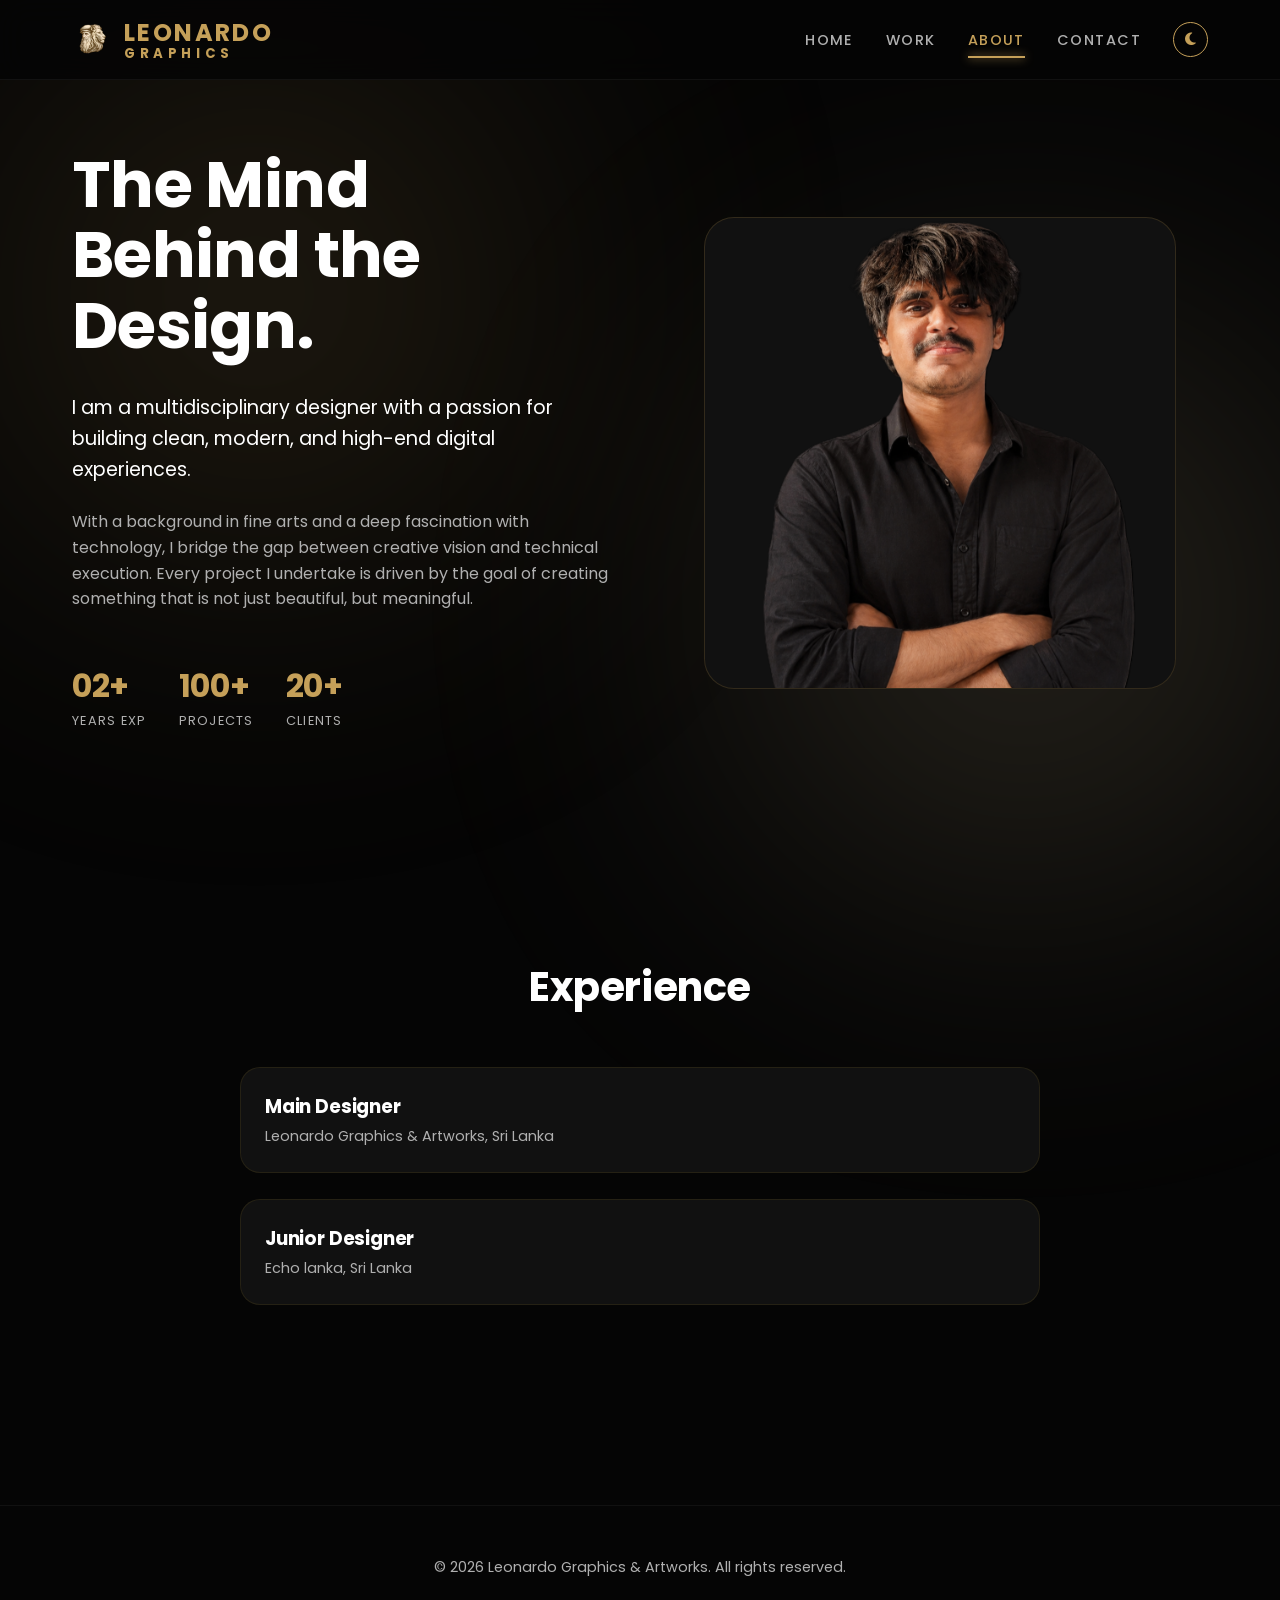
<file: about.html>
<!DOCTYPE html>
<html lang="en">

<head>
    <meta charset="UTF-8">
    <meta name="viewport" content="width=device-width, initial-scale=1.0">
    <title>About | Leonardo Graphics & Artworks</title>
    <link rel="stylesheet" href="css/style.css">
    <link rel="stylesheet" href="https://cdnjs.cloudflare.com/ajax/libs/font-awesome/6.4.0/css/all.min.css">
    <link rel="icon" href="images/logo2.png" type="image/png">
</head>

<body class="custom-cursor-active">
    <canvas id="antigravity-bg"></canvas>

    <!-- Navigation -->
    <nav>
        <div class="container">
            <a href="index.html" class="logo">
                <img src="images/logo.png" alt="Logo" class="nav-logo">
                <div class="logo-text">
                    <span class="brand-title">LEONARDO</span>
                    <span class="brand-sub">GRAPHICS</span>
                </div>
            </a>
            <div style="display: flex; align-items: center; gap: 2rem;">
                <ul class="nav-links">
                    <li><a href="index.html">Home</a></li>
                    <li><a href="work.html">Work</a></li>
                    <li><a href="about.html" class="active">About</a></li>
                    <li><a href="contact.html">Contact</a></li>
                </ul>
                <button id="theme-toggle" class="theme-btn" title="Toggle Theme"><i
                        class="fa-solid fa-moon"></i></button>
            </div>
            <div class="menu-toggle" id="mobile-menu">
                <span class="bar"></span>
                <span class="bar"></span>
                <span class="bar"></span>
            </div>
        </div>
    </nav>

    <!-- About Hero -->
    <section id="about-hero" style="padding-top: 150px;">
        <div class="container">
            <div class="about-content" style="grid-template-columns: 1fr 1fr; align-items: center;">
                <div class="about-text reveal-left visible">
                    <h1 style="font-size: clamp(3rem, 8vw, 4rem); line-height: 1.1; margin-bottom: 2rem;">The Mind
                        Behind the Design.</h1>
                    <p style="font-size: 1.2rem; color: var(--text-primary); margin-bottom: 1.5rem;">I am a
                        multidisciplinary designer with a passion for building clean, modern, and high-end digital
                        experiences.</p>
                    <p style="color: var(--text-secondary); margin-bottom: 2rem;">With a background in fine arts and a
                        deep fascination with technology, I bridge the gap between creative vision and technical
                        execution. Every project I undertake is driven by the goal of creating something that is not
                        just beautiful, but meaningful.</p>

                    <div style="display: flex; gap: 2rem; margin-top: 3rem;">
                        <div>
                            <h3 style="color: var(--accent-color); font-size: 2rem;">02+</h3>
                            <p style="font-size: 0.8rem; text-transform: uppercase; letter-spacing: 0.1em;">Years Exp
                            </p>
                        </div>
                        <div>
                            <h3 style="color: var(--accent-color); font-size: 2rem;">100+</h3>
                            <p style="font-size: 0.8rem; text-transform: uppercase; letter-spacing: 0.1em;">Projects</p>
                        </div>
                        <div>
                            <h3 style="color: var(--accent-color); font-size: 2rem;">20+</h3>
                            <p style="font-size: 0.8rem; text-transform: uppercase; letter-spacing: 0.1em;">Clients</p>
                        </div>
                    </div>
                </div>
                <div class="about-image reveal-right visible" style="padding: 2rem;">
                    <div
                        style="width: 100%; aspect-ratio: 1/1; background: var(--card-bg); border-radius: 30px; position: relative; overflow: hidden; border: 1px solid rgba(182, 141, 64, 0.2);">
                        <img src="images/thilina.png" alt="Thilina - Leonardo Graphics" class="profile-img">
                    </div>
                </div>
            </div>
        </div>
    </section>

    <!-- Experience -->
    <section id="experience">
        
        <div class="container">
            <h2 class="section-title">Experience</h2>
            <div style="display: flex; flex-direction: column; gap: 2rem; max-width: 800px; margin: 0 auto;">
                <div class="service-item reveal-item visible"
                    style="display: flex; justify-content: space-between; align-items: center;">
                    <div>
                        <h3 style="margin-bottom: 0.2rem;">Main Designer</h3>
                        <p style="color: var(--text-secondary); font-size: 0.9rem;">Leonardo Graphics & Artworks, Sri Lanka</p>
                        
                    </div>
                    <p style="color: var(--accent-color); font-weight: 600;"></p>
                </div>
            </div>
            <br>
            <div style="display: flex; flex-direction: column; gap: 2rem; max-width: 800px; margin: 0 auto;">
                <div class="service-item reveal-item visible"
                    style="display: flex; justify-content: space-between; align-items: center;">
                    <div>
                        <h3 style="margin-bottom: 0.2rem;">Junior Designer</h3>
                        <p style="color: var(--text-secondary); font-size: 0.9rem;">Echo lanka, Sri Lanka</p>
                    </div>
                    <p style="color: var(--accent-color); font-weight: 600;"></p>
                </div>
            </div>
        </div>
        
    </section>

    <!-- Footer -->
    <footer style="margin-top: 100px;">
        <div class="container">
            <p>&copy; 2026 Leonardo Graphics & Artworks. All rights reserved.</p>
        </div>
    </footer>

    <!-- Back to Top Button -->
    <button id="back-to-top" title="Go to top"><i class="fa-solid fa-arrow-up"></i></button>

    <script src="js/main.js"></script>
</body>

</html>
</file>
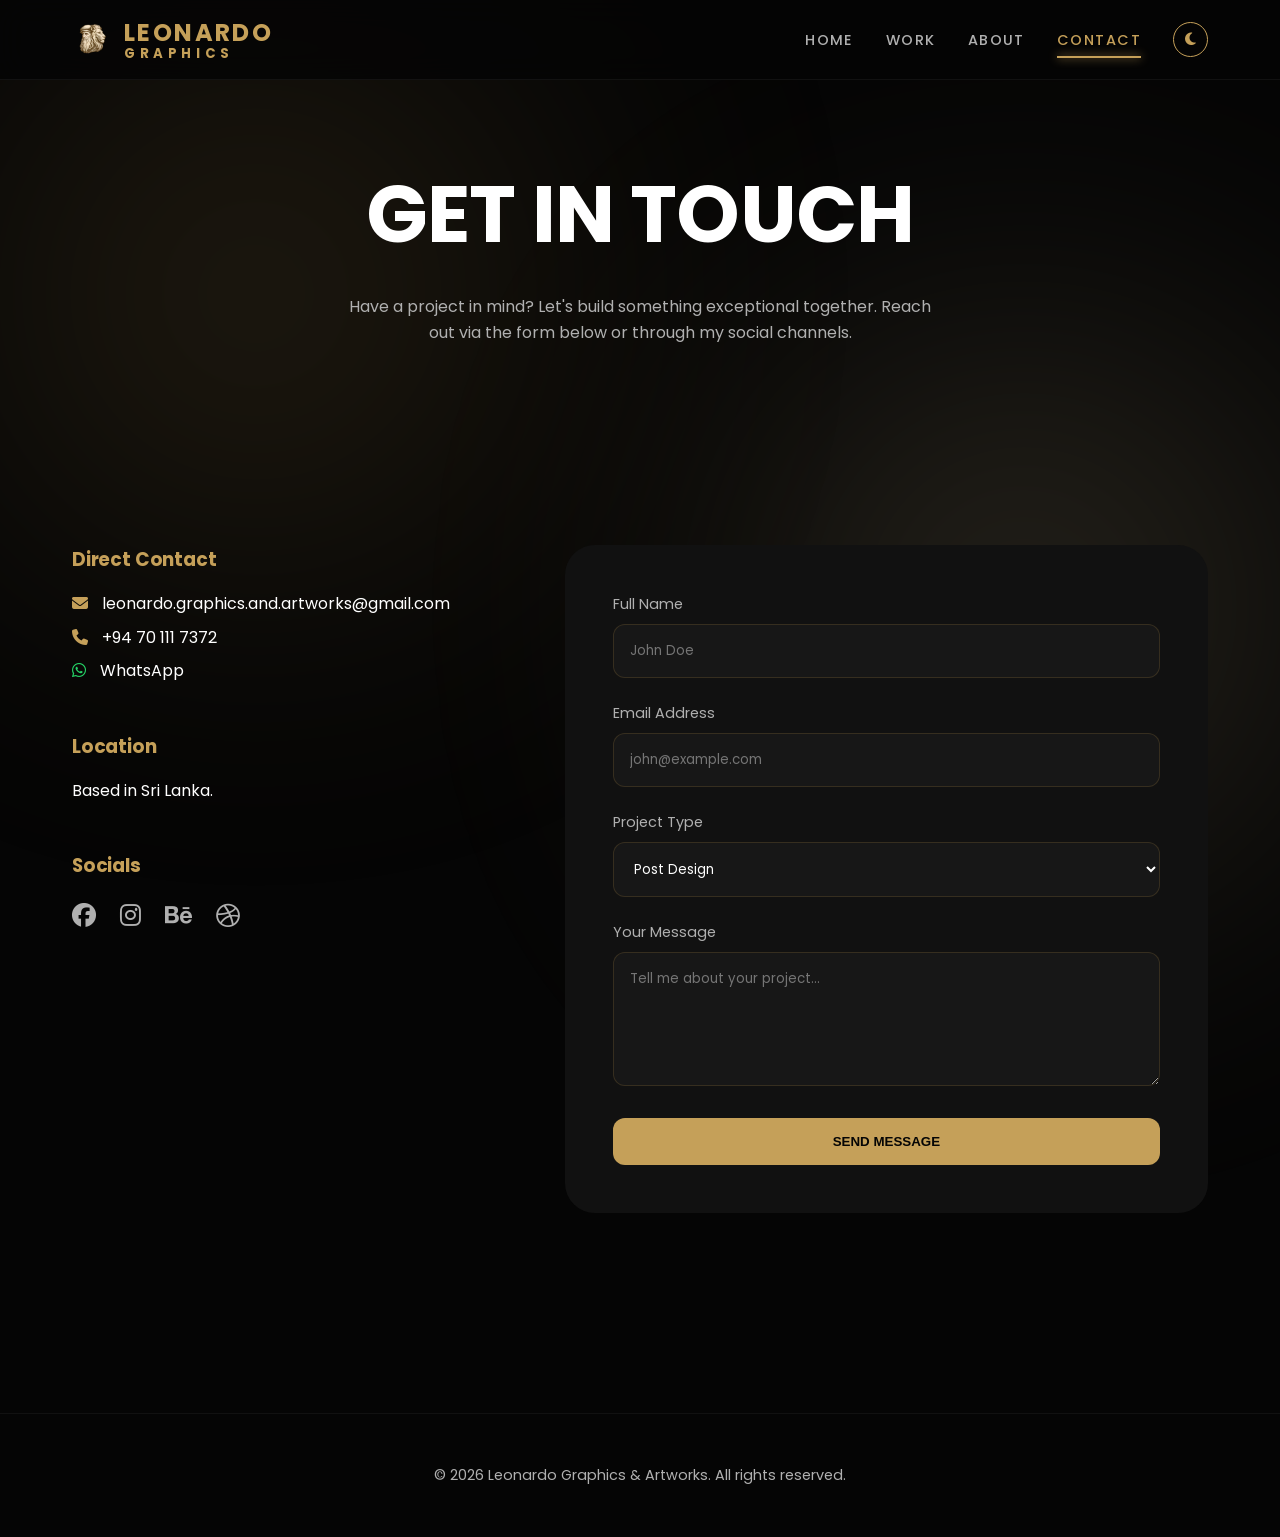
<file: contact.html>
<!DOCTYPE html>
<html lang="en">

<head>
    <meta charset="UTF-8">
    <meta name="viewport" content="width=device-width, initial-scale=1.0">
    <title>Contact | Leonardo Graphics & Artworks</title>
    <link rel="stylesheet" href="css/style.css">
    <link rel="stylesheet" href="https://cdnjs.cloudflare.com/ajax/libs/font-awesome/6.4.0/css/all.min.css">
    <link rel="icon" href="images/logo2.png" type="image/png">
</head>

<body class="custom-cursor-active">
    <canvas id="antigravity-bg"></canvas>

    <!-- Navigation -->
    <nav>
        <div class="container">
            <a href="index.html" class="logo">
                <img src="images/logo.png" alt="Logo" class="nav-logo">
                <div class="logo-text">
                    <span class="brand-title">LEONARDO</span>
                    <span class="brand-sub">GRAPHICS</span>
                </div>
            </a>
            <div style="display: flex; align-items: center; gap: 2rem;">
                <ul class="nav-links">
                    <li><a href="index.html">Home</a></li>
                    <li><a href="work.html">Work</a></li>
                    <li><a href="about.html">About</a></li>
                    <li><a href="contact.html" class="active">Contact</a></li>
                </ul>
                <button id="theme-toggle" class="theme-btn" title="Toggle Theme"><i
                        class="fa-solid fa-moon"></i></button>
            </div>
            <div class="menu-toggle" id="mobile-menu">
                <span class="bar"></span>
                <span class="bar"></span>
                <span class="bar"></span>
            </div>
        </div>
    </nav>

    <!-- Contact Header -->
    <section id="contact-header" style="padding-top: 150px; text-align: center;">
        <div class="container">
            <h1 style="font-size: clamp(3rem, 8vw, 5rem); margin-bottom: 1rem;">GET IN TOUCH</h1>
            <p style="color: var(--text-secondary); max-width: 600px; margin: 0 auto;">Have a project in mind? Let's
                build something exceptional together. Reach out via the form below or through my social channels.</p>
        </div>
    </section>

    <!-- Contact Form Section -->
    <section id="contact-detailed">
        <div class="container">
            <div style="display: grid; grid-template-columns: 1fr 1.5fr; gap: 4rem;">
                <div class="contact-info reveal-left visible">
                    <div style="margin-bottom: 3rem;">
                        <h3 style="margin-bottom: 1rem; color: var(--accent-color);">Direct Contact</h3>
                        <p style="margin-bottom: 0.5rem;"><i class="fa-solid fa-envelope"
                                style="margin-right: 10px; color: var(--accent-color);"></i>
                            leonardo.graphics.and.artworks@gmail.com</p>
                        <p style="margin-bottom: 0.5rem;"><i class="fa-solid fa-phone"
                                style="margin-right: 10px; color: var(--accent-color);"></i> +94 70 111 7372</p>
                        <p><a href="https://wa.me/94701117372" target="_blank"
                                style="color: inherit; text-decoration: none;"><i class="fa-brands fa-whatsapp"
                                    style="margin-right: 10px; color: #25D366;"></i> WhatsApp</a></p>
                    </div>
                    <div style="margin-bottom: 3rem;">
                        <h3 style="margin-bottom: 1rem; color: var(--accent-color);">Location</h3>
                        <p>Based in Sri Lanka.</p>
                    </div>
                    <div>
                        <h3 style="margin-bottom: 1rem; color: var(--accent-color);">Socials</h3>
                        <div style="display: flex; gap: 1.5rem; font-size: 1.5rem;">
                            <a href="https://www.facebook.com/profile.php?id=61586692315876" target="_blank"
                                style="color: var(--text-secondary); transition: color 0.3s;"><i
                                    class="fa-brands fa-facebook"></i></a>
                            <a href="#" style="color: var(--text-secondary); transition: color 0.3s;"><i
                                    class="fa-brands fa-instagram"></i></a>
                            <a href="#" style="color: var(--text-secondary); transition: color 0.3s;"><i
                                    class="fa-brands fa-behance"></i></a>
                            <a href="#" style="color: var(--text-secondary); transition: color 0.3s;"><i
                                    class="fa-brands fa-dribbble"></i></a>
                        </div>
                    </div>
                </div>
                <div class="contact-form-container reveal-right visible">
                    <form class="contact-form">
                        <div class="form-group">
                            <label for="name">Full Name</label>
                            <input type="text" id="name" placeholder="John Doe" required>
                        </div>
                        <div class="form-group">
                            <label for="email">Email Address</label>
                            <input type="email" id="email" placeholder="john@example.com" required>
                        </div>
                        <div class="form-group">
                            <label for="subject">Project Type</label>
                            <select id="subject" required>
                                <option value="post">Post Design</option>
                                <option value="logo">Logo Design</option>
                                <option value="invitation">Invitation Card Design</option>
                                <option value="shirt">Shirt Design</option>
                                <option value="tag">Tag Design</option>
                                <option value="other">Other</option>
                            </select>
                        </div>
                        <div class="form-group">
                            <label for="message">Your Message</label>
                            <textarea id="message" rows="5" placeholder="Tell me about your project..."
                                required></textarea>
                        </div>
                        <button type="submit" class="submit-btn">Send Message</button>
                    </form>
                </div>
            </div>
        </div>
    </section>

    <!-- Footer -->
    <footer style="margin-top: 100px;">
        <div class="container">
            <p>&copy; 2026 Leonardo Graphics & Artworks. All rights reserved.</p>
        </div>
    </footer>

    <!-- Back to Top Button -->
    <button id="back-to-top" title="Go to top"><i class="fa-solid fa-arrow-up"></i></button>

    <script src="js/main.js"></script>
</body>

</html>
</file>
<file: css/style.css>
@import url('https://fonts.googleapis.com/css2?family=Poppins:wght@300;400;500;600;700&display=swap');

:root {
    /* Dark Theme (Default) */
    --bg-color: #050505;
    --text-primary: #ffffff;
    --text-secondary: #b0b0b0;
    --accent-color: #c5a059; /* Brightest part of the gold */
    --gold-gradient: linear-gradient(135deg, #4d3d1a 0%, #b68d40 20%, #f1d279 50%, #b68d40 80%, #4d3d1a 100%);
    --card-bg: #111111;
    --glass-bg: rgba(5, 5, 5, 0.85);
    --transition-smooth: all 0.5s cubic-bezier(0.4, 0, 0.2, 1);
    --nav-height: 80px;
    --gold-glow: 0 10px 40px rgba(182, 141, 64, 0.25);
    --border-color: rgba(182, 141, 64, 0.2);
}

body.light-theme {
    --bg-color: #faf9f6; /* Soft Alabaster/Off-white */
    --text-primary: #1a1a1a;
    --text-secondary: #555555;
    --card-bg: #ffffff;
    --glass-bg: rgba(250, 249, 246, 0.95);
    --gold-glow: 0 10px 30px rgba(212, 175, 55, 0.08);
    --border-color: rgba(0, 0, 0, 0.05);
}

* {
    margin: 0;
    padding: 0;
    box-sizing: border-box;
    transition: background-color 0.3s ease, color 0.3s ease, border-color 0.3s ease;
}

html {
    scroll-behavior: smooth;
}

body {
    background-color: var(--bg-color);
    color: var(--text-primary);
    font-family: 'Poppins', sans-serif;
    line-height: 1.6;
    overflow-x: hidden;
    position: relative;
}

/* --- Antigravity Background Canvas --- */

#antigravity-bg {
    position: fixed;
    top: 0;
    left: 0;
    width: 100%;
    height: 100%;
    z-index: 0; /* In front of body background */
    pointer-events: none;
}

section, nav, footer {
    position: relative;
    z-index: 10; /* Above particles */
}

body::before, body::after {
    content: '';
    position: fixed;
    width: 60vw;
    height: 60vw;
    border-radius: 50%;
    filter: blur(150px);
    z-index: -2;
    pointer-events: none;
    opacity: 0.25; /* Boosted from 0.1 */
    animation: floatingOrbs 30s infinite alternate ease-in-out;
}

body::before {
    background: radial-gradient(circle, var(--accent-color), transparent 70%);
    top: -10%;
    left: -10%;
}

body::after {
    background: radial-gradient(circle, #f9e2af, transparent 70%);
    bottom: -10%;
    right: -10%;
    animation-delay: -10s;
}

@keyframes floatingOrbs {
    0% { transform: translate3d(0, 0, 0) scale(1); }
    33% { transform: translate3d(10vw, 5vh, 0) scale(1.1); }
    66% { transform: translate3d(-5vw, 15vh, 0) scale(0.9); }
    100% { transform: translate3d(2vw, -5vh, 0) scale(1); }
}

body.custom-cursor-active {
    /* cursor: none; */ /* Re-enabled default cursor */
}

body.custom-cursor-active a, 
body.custom-cursor-active button, 
body.custom-cursor-active .portfolio-item,
body.custom-cursor-active .cta-button {
    /* cursor: none; */
}

h1, h2, h3, .logo {
    font-family: 'Poppins', sans-serif;
    letter-spacing: -0.01em;
}

/* Scrollbar */
::-webkit-scrollbar {
    width: 8px;
}

::-webkit-scrollbar-track {
    background: var(--bg-color);
}

::-webkit-scrollbar-thumb {
    background: #333;
    border-radius: 10px;
}

::-webkit-scrollbar-thumb:hover {
    background: var(--accent-color);
}

/* --- Layout --- */

.container {
    max-width: 1200px;
    margin: 0 auto;
    padding: 0 2rem;
}

section {
    padding: 100px 0;
    opacity: 0;
    transform: translate3d(0, 50px, 0);
    transition: opacity 0.8s cubic-bezier(0.2, 1, 0.3, 1), transform 0.8s cubic-bezier(0.2, 1, 0.3, 1);
    will-change: transform, opacity;
}

section.visible {
    opacity: 1;
    transform: translate3d(0, 0, 0);
}

/* Staggered Entrance */
.reveal-item {
    opacity: 0;
    transform: translate3d(0, 30px, 0);
    transition: opacity 0.6s cubic-bezier(0.2, 1, 0.3, 1), transform 0.6s cubic-bezier(0.2, 1, 0.3, 1);
}

.reveal-item.visible {
    opacity: 1;
    transform: translate3d(0, 0, 0);
}

/* Left/Right Reveals */
.reveal-left {
    opacity: 0;
    transform: translate3d(-50px, 0, 0);
    transition: all 0.8s cubic-bezier(0.2, 1, 0.3, 1);
}

.reveal-right {
    opacity: 0;
    transform: translate3d(50px, 0, 0);
    transition: all 0.8s cubic-bezier(0.2, 1, 0.3, 1);
}

.reveal-left.visible, .reveal-right.visible {
    opacity: 1;
    transform: translate3d(0, 0, 0);
}

/* --- Navigation --- */

nav {
    position: fixed;
    top: 0;
    left: 0;
    width: 100%;
    height: var(--nav-height);
    background: var(--glass-bg);
    backdrop-filter: blur(15px);
    z-index: 1000;
    display: flex;
    align-items: center;
    border-bottom: 1px solid rgba(255, 255, 255, 0.05);
    transition: var(--transition-smooth);
}

nav .container {
    display: flex;
    justify-content: space-between;
    align-items: center;
    width: 100%;
}

.logo {
    display: flex;
    align-items: center;
    gap: 0.75rem;
    font-size: clamp(1.2rem, 3vw, 1.5rem);
    font-weight: 700;
    text-decoration: none;
    color: var(--text-primary);
    text-transform: uppercase;
    letter-spacing: 0.1em;
    z-index: 1001;
    transition: var(--transition-smooth);
}

.logo span {
    color: var(--accent-color);
    /* removed margin-left to prevent offset when stacked */
}

.logo-text {
    display: block;
    line-height: 1;
    margin-top: 2px;
}

.brand-title {
    display: block;
    font-size: 1em; /* matches parent font-size */
}

.brand-sub {
    display: block;
    font-size: 0.55em;
    letter-spacing: 0.35em;
    color: var(--accent-color);
    margin-top: 2px;
}

.theme-btn {
    background: transparent;
    border: 1px solid var(--accent-color);
    color: var(--accent-color);
    width: 35px;
    height: 35px;
    border-radius: 50%;
    cursor: pointer;
    display: flex;
    align-items: center;
    justify-content: center;
    transition: var(--transition-smooth);
    font-size: 0.9rem;
}

.theme-btn:hover {
    background: var(--accent-color);
    color: var(--bg-color);
    box-shadow: var(--gold-glow);
}

.nav-links {
    display: flex;
    gap: 2rem;
    list-style: none;
    align-items: center;
}

.nav-links a {
    text-decoration: none;
    color: var(--text-secondary);
    font-size: 0.9rem;
    font-weight: 500;
    text-transform: uppercase;
    letter-spacing: 0.1em;
    transition: var(--transition-smooth);
}

.nav-links a.logo {
    display: flex;
    align-items: center;
    gap: 0.5rem;
}

/* Removed redundant .logo definition */

.nav-logo {
    height: 40px;
    width: auto;
    object-fit: contain;
}

.profile-img {
    width: 100%;
    height: 100%;
    object-fit: cover;
    border-radius: 30px;
}

.nav-links a {
    position: relative;
    padding: 0.5rem 0;
}

.nav-links a.active {
    color: var(--accent-color);
}

.nav-links a.active::after {
    content: '';
    position: absolute;
    bottom: 0;
    left: 0;
    width: 100%;
    height: 2px;
    background: var(--accent-color);
    box-shadow: 0 0 10px var(--accent-color);
}

.nav-links a:hover {
    color: var(--accent-color);
    text-shadow: 0 0 10px rgba(212, 175, 55, 0.5);
}

/* Mobile Menu Toggle */
.menu-toggle {
    display: none;
    flex-direction: column;
    justify-content: space-between;
    width: 30px;
    height: 21px;
    cursor: pointer;
    z-index: 1001;
}

.menu-toggle .bar {
    height: 3px;
    width: 100%;
    background-color: var(--text-primary);
    border-radius: 10px;
    transition: all 0.3s ease;
}

/* --- Hero Section --- */

#hero {
    height: 100vh;
    display: flex;
    align-items: center;
    justify-content: center;
    text-align: center;
    position: relative;
    overflow: hidden;
    padding-top: var(--nav-height);
}

.hero-content h1 {
    font-size: clamp(3rem, 10vw, 6rem);
    font-weight: 700;
    line-height: 1.3; /* Increased for descenders like 'g' */
    margin-bottom: 1.5rem;
    padding-bottom: 0.1em; /* Extra space for font tails */
    background: var(--gold-gradient);
    -webkit-background-clip: text;
    -webkit-text-fill-color: transparent;
    animation: titleReveal 1.5s cubic-bezier(0.2, 1, 0.3, 1) forwards;
}

@keyframes titleReveal {
    0% {
        opacity: 0;
        transform: translateY(50px) skewY(5deg);
        filter: blur(10px);
    }
    100% {
        opacity: 1;
        transform: translateY(0) skewY(0);
        filter: blur(0);
    }
}

.hero-content p {
    font-size: 1.2rem;
    color: var(--text-secondary);
    max-width: 600px;
    margin: 0 auto 2.5rem;
    opacity: 0;
    animation: fadeIn 1s ease 0.5s forwards;
}

@keyframes fadeIn {
    from { opacity: 0; transform: translateY(20px); }
    to { opacity: 1; transform: translateY(0); }
}

.cta-button {
    display: inline-block;
    padding: 1rem 2.5rem;
    background: var(--gold-gradient);
    color: var(--bg-color);
    border: none;
    border-radius: 50px;
    font-weight: 700;
    text-transform: uppercase;
    letter-spacing: 0.1em;
    text-decoration: none; /* Removed underline */
    transition: var(--transition-smooth);
    position: relative;
    overflow: hidden;
    box-shadow: var(--gold-glow);
}
.cta-button:hover {
    transform: scale(1.05);
    box-shadow: 0 15px 40px rgba(212, 175, 55, 0.3);
}

/* --- Portfolio Grid --- */

.section-title {
    font-size: 2.5rem;
    margin-bottom: 3rem;
    text-align: center;
}

.portfolio-grid {
    display: grid;
    grid-template-columns: repeat(auto-fit, minmax(350px, 1fr));
    gap: 2rem;
}

.portfolio-item {
    position: relative;
    border-radius: 24px;
    overflow: hidden;
    background: var(--card-bg);
    aspect-ratio: 16 / 10;
    overflow: hidden;
    border-radius: 20px;
    background: var(--card-bg);
    cursor: pointer;
    aspect-ratio: 1 / 1; /* Force square aspect ratio */
}

.portfolio-item img {
    width: 100%;
    height: 100%;
    object-fit: cover; /* Ensure image fills the square without distortion */
    transition: transform 0.6s cubic-bezier(0.2, 1, 0.3, 1);
}

.portfolio-item:hover img {
    transform: scale(1.1);
}

.portfolio-overlay {
    position: absolute;
    top: 0;
    left: 0;
    width: 100%;
    height: 100%;
    background: linear-gradient(to top, rgba(0,0,0,0.8) 0%, transparent 60%);
    display: flex;
    flex-direction: column;
    justify-content: flex-end;
    padding: 2rem;
    opacity: 0;
    transition: var(--transition-smooth);
}

.portfolio-item:hover .portfolio-overlay {
    opacity: 1;
}

.portfolio-overlay h3 {
    font-size: 1.5rem;
    margin-bottom: 0.5rem;
}

.portfolio-overlay p {
    font-size: 0.9rem;
    color: var(--accent-color);
    text-transform: uppercase;
    letter-spacing: 0.1em;
}

/* --- About Section --- */

.about-content {
    display: grid;
    grid-template-columns: 1fr 1fr;
    gap: 4rem;
    align-items: center;
}

.about-text h2 {
    font-size: 2.5rem;
    margin-bottom: 1.5rem;
}

.about-text p {
    margin-bottom: 1.5rem;
    color: var(--text-secondary);
}

.services-list {
    display: grid;
    grid-template-columns: 1fr 1fr;
    gap: 1.5rem;
}

.service-item {
    padding: 1.5rem;
    background: var(--card-bg);
    border-radius: 20px; /* Soft edges */
    border: 1px solid rgba(212, 175, 55, 0.1);
    transition: var(--transition-smooth);
}

.service-item:hover {
    border-color: var(--accent-color);
    transform: translateY(-5px);
    box-shadow: var(--gold-glow);
}

.service-item i {
    font-size: 1.5rem;
    color: var(--accent-color);
    margin-bottom: 1rem;
    display: block;
}

/* --- Contact Section --- */

.contact-container {
    max-width: 800px;
    margin: 0 auto;
}

.contact-form {
    background: var(--card-bg);
    padding: 3rem;
    border-radius: 30px; /* Very soft edges */
}

.form-group {
    margin-bottom: 1.5rem;
}

.form-group label {
    display: block;
    margin-bottom: 0.5rem;
    font-size: 0.9rem;
    color: var(--text-secondary);
}

.form-group input,
.form-group textarea,
.form-group select {
    width: 100%;
    padding: 1rem;
    background: rgba(128, 128, 128, 0.05);
    border: 1px solid var(--border-color);
    border-radius: 12px;
    color: var(--text-primary);
    font-family: inherit;
    transition: var(--transition-smooth);
}

.form-group select option {
    background: var(--bg-color);
    color: var(--text-primary);
}

.form-group input:focus,
.form-group textarea:focus,
.form-group select:focus {
    outline: none;
    border-color: var(--accent-color);
    background: rgba(128, 128, 128, 0.1);
}

.submit-btn {
    width: 100%;
    padding: 1rem;
    background: var(--accent-color);
    color: var(--bg-color);
    border: none;
    border-radius: 12px; /* Soft edges */
    font-weight: 700;
    text-transform: uppercase;
    cursor: pointer;
    transition: var(--transition-smooth);
}

.submit-btn:hover {
    transform: translateY(-2px);
    box-shadow: 0 10px 20px rgba(212, 175, 55, 0.2);
}

/* --- Footer --- */

footer {
    padding: 50px 0;
    border-top: 1px solid rgba(255,255,255,0.05);
    text-align: center;
    color: var(--text-secondary);
    font-size: 0.9rem;
}

/* --- Responsive --- */

@media (max-width: 1024px) {
    .about-content {
        grid-template-columns: 1fr;
        gap: 3rem;
    }
    
    .portfolio-grid {
        grid-template-columns: repeat(2, 1fr);
    }
}

@media (max-width: 768px) {
    :root {
        --nav-height: 60px;
    }

    .nav-logo {
        height: 30px;
    }

    .logo {
        font-size: 1.1rem;
    }

    section {
        padding: 60px 0;
    }

    .menu-toggle {
        display: flex;
    }

    .nav-links {
        position: fixed;
        right: -100%;
        top: 0;
        height: 100vh;
        width: 100%;
        background: var(--bg-color);
        flex-direction: column;
        justify-content: center;
        align-items: center;
        transition: 0.5s cubic-bezier(0.4, 0, 0.2, 1);
        gap: 2.5rem;
        z-index: 1000;
    }

    .nav-links.active {
        right: 0;
    }

    .nav-links a {
        font-size: 1.5rem;
    }

    /* Hamburger Animation */
    .menu-toggle.is-active .bar:nth-child(2) {
        opacity: 0;
    }
    .menu-toggle.is-active .bar:nth-child(1) {
        transform: translateY(9px) rotate(45deg);
    }
    .menu-toggle.is-active .bar:nth-child(3) {
        transform: translateY(-9px) rotate(-45deg);
    }

    .hero-content h1 {
        font-size: clamp(2.5rem, 12vw, 4rem);
    }
    
    .portfolio-grid {
        grid-template-columns: 1fr;
    }

    .services-list {
        grid-template-columns: repeat(auto-fit, minmax(250px, 1fr));
    }
}

@media (max-width: 480px) {
    .container {
        padding: 0 1.5rem;
    }
    
    .contact-form {
        padding: 2rem 1.5rem;
    }
}

/* --- Fade Slideshow for Featured Project --- */

.slideshow-container {
    position: relative;
    width: 100%;
    height: 100%;
}

.slideshow-container img {
    position: absolute;
    top: 0;
    left: 0;
    width: 100%;
    height: 100%;
    object-fit: cover;
    opacity: 0;
    animation: fadeSlideshow 12s infinite;
}

.slideshow-container img:nth-child(1) { animation-delay: 0s; }
.slideshow-container img:nth-child(2) { animation-delay: 4s; }
.slideshow-container img:nth-child(3) { animation-delay: 8s; }

@keyframes fadeSlideshow {
    0% { opacity: 0; }
    5% { opacity: 1; }
    33% { opacity: 1; }
    38% { opacity: 0; }
    100% { opacity: 0; }
}

.project-list {
    display: flex;
    flex-direction: column;
    gap: 60px;
    margin-top: 60px;
}

.project-row {
    display: grid;
    grid-template-columns: 400px 1fr;
    gap: 40px;
    align-items: center;
    background: var(--card-bg);
    padding: 20px;
    border-radius: 30px;
    border: 1px solid var(--border-color);
    transition: var(--transition-smooth);
}

.project-row:hover {
    border-color: var(--accent-color);
    transform: translateY(-5px);
}

.project-img-container {
    width: 400px;
    aspect-ratio: 1 / 1;
    border-radius: 20px;
    overflow: hidden;
}

.project-img-container img {
    width: 100%;
    height: 100%;
    object-fit: cover;
}

.project-info {
    padding-right: 20px;
}

.project-info h3 {
    font-size: 2rem;
    color: var(--accent-color);
    margin-bottom: 1rem;
    text-transform: uppercase;
    letter-spacing: 0.1em;
}

.project-info p {
    color: var(--text-secondary);
    line-height: 1.6;
    font-size: 1.1rem;
}

@media (max-width: 968px) {
    .project-row {
        grid-template-columns: 1fr;
        text-align: center;
    }
    .project-img-container {
        width: 100%;
        margin: 0 auto;
    }
    .project-info {
        padding: 0;
    }
}

.featured-project {
    display: grid;
    grid-template-columns: 1fr 1fr;
    gap: 4rem;
    align-items: center;
    margin-bottom: 120px;
    padding: 2rem;
    background: var(--card-bg);
    border-radius: 40px;
    border: 1px solid var(--border-color);
    overflow: hidden;
}

.project-visuals {
    position: relative;
    width: 100%;
    aspect-ratio: 1 / 1;
    border-radius: 25px;
    overflow: hidden;
    background: #000;
}

.visual-slider {
    display: flex;
    width: 100%;
    height: 100%;
    overflow-x: auto;
    scroll-snap-type: x mandatory;
    scrollbar-width: none; /* Hide scrollbar */
}

.visual-slider::-webkit-scrollbar {
    display: none;
}

.visual-slide {
    flex: 0 0 100%;
    height: 100%;
    scroll-snap-align: start;
}

.visual-slide img {
    width: 100%;
    height: 100%;
    object-fit: cover;
}

.project-details {
    padding: 1rem;
}

.project-category {
    color: var(--accent-color);
    text-transform: uppercase;
    letter-spacing: 0.2em;
    font-size: 0.9rem;
    margin-bottom: 1rem;
    font-weight: 600;
}

.project-title {
    font-size: clamp(2rem, 5vw, 3.5rem);
    line-height: 1.1;
    margin-bottom: 1.5rem;
}

.project-desc {
    color: var(--text-secondary);
    font-size: 1.1rem;
    line-height: 1.6;
    margin-bottom: 2rem;
    max-width: 500px;
}

@media (max-width: 968px) {
    .featured-project {
        grid-template-columns: 1fr;
        gap: 2rem;
        padding: 1.5rem;
    }
}

.scroller-section {
    overflow: hidden;
    padding: 60px 0;
    background: rgba(182, 141, 64, 0.03);
    border-top: 1px solid var(--border-color);
    border-bottom: 1px solid var(--border-color);
    margin: 40px 0;
}

.scroller-container {
    display: flex;
    width: 100%;
    /* Smooth disappearing/fade effect on left and right */
    mask-image: linear-gradient(to right, transparent, black 15%, black 85%, transparent);
    -webkit-mask-image: linear-gradient(to right, transparent, black 15%, black 85%, transparent);
}

.scroll-track {
    display: flex;
    gap: 20px;
    animation: scrollLeft 40s linear infinite;
    white-space: nowrap;
}


/* .scroll-track:hover removed for continuous motion */

.scroller-item {
    flex: 0 0 300px;
    height: 300px;
    border-radius: 15px;
    overflow: hidden;
    border: 1px solid var(--border-color);
}

.scroller-item img {
    width: 100%;
    height: 100%;
    object-fit: cover;
}

@keyframes scrollLeft {
    0% { transform: translateX(0); }
    100% { transform: translateX(calc(-320px * 7)); } /* 300px width + 20px gap * 7 items */
}

.custom-cursor {
    width: 40px;
    height: 40px;
    border: 2px solid var(--accent-color);
    border-radius: 50%;
    position: fixed;
    pointer-events: none;
    z-index: 10000; /* Higher z-index */
    transition: width 0.3s ease, height 0.3s ease, background-color 0.3s ease;
    transform: translate3d(-100px, -100px, 0); /* Start off-screen */
    will-change: transform;
}

.cursor-dot {
    width: 6px;
    height: 6px;
    background-color: var(--accent-color);
    border-radius: 50%;
    position: fixed;
    pointer-events: none;
    z-index: 10001;
    transform: translate3d(-100px, -100px, 0);
    will-change: transform;
}

.custom-cursor.active {
    width: 80px;
    height: 80px;
    background-color: rgba(212, 175, 55, 0.15);
    border-color: transparent;
}

/* --- Back to Top Button --- */

#back-to-top {
    position: fixed;
    bottom: 30px;
    right: 30px;
    width: 50px;
    height: 50px;
    background: var(--gold-gradient);
    color: var(--bg-color);
    border: none;
    border-radius: 50%;
    cursor: pointer;
    display: flex;
    align-items: center;
    justify-content: center;
    font-size: 1.2rem;
    opacity: 0;
    visibility: hidden;
    transition: var(--transition-smooth);
    z-index: 1000;
    box-shadow: var(--gold-glow);
}

#back-to-top.show {
    opacity: 1;
    visibility: visible;
}

#back-to-top:hover {
    transform: scale(1.1) translateY(-5px);
    box-shadow: 0 15px 40px rgba(212, 175, 55, 0.3);
}
</file>
